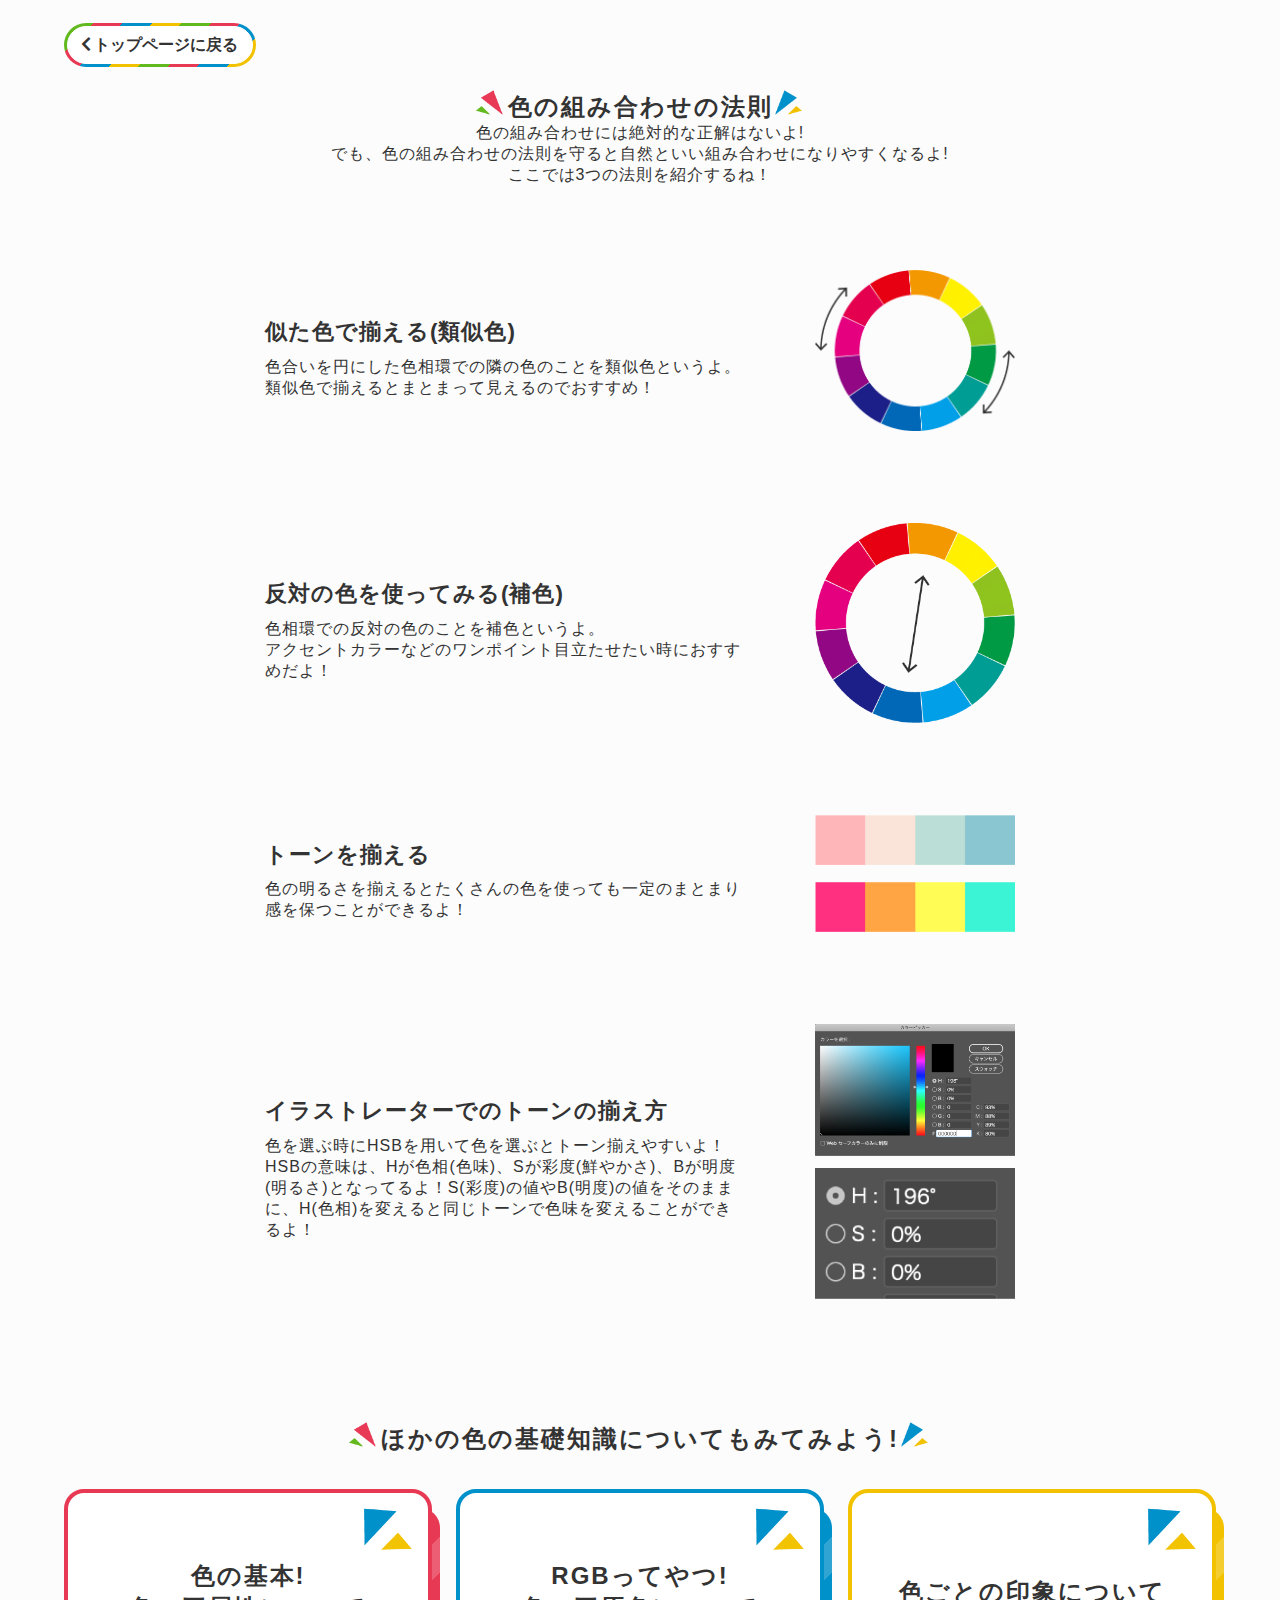
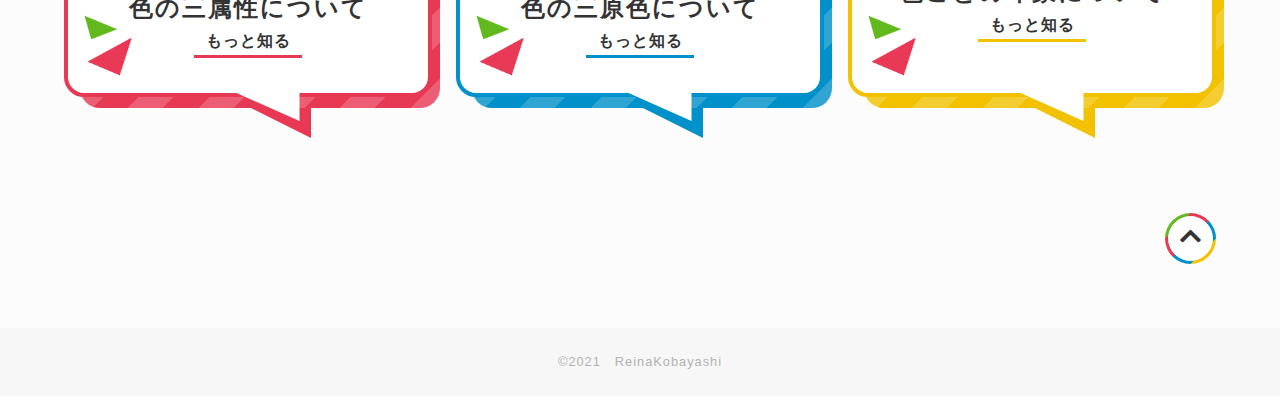
<file: kiso1.html>
<!DOCTYPE html>
<html lang="ja">

<head>
    <meta charset="UTF-8">
    <title>配色のセオリーについて</title>
    <meta name="viewport" content="width=device-width, initial-scale=1">
    <link rel="stylesheet" href="css/style.css">
    <link rel="stylesheet" href="css/sec1.css">
    <link rel="stylesheet" href="css/sec2.css">
    <link rel="stylesheet" href="css/sec3.css">
    <link rel="stylesheet" href="css/sec4.css">
    <link rel="stylesheet" href="css/kiso.css">
    <link rel="stylesheet" href="css/normalize.css">
    <link rel="stylesheet" href="css/sp.css">
    <link href="https://use.fontawesome.com/releases/v5.6.1/css/all.css" rel="stylesheet">

    <!--    ファビコンの設定-->
    <link rel="shortcut icon" href="img/favicon.ico">

</head>

<body>
    <!--トップに戻る-->
    <div id="top" class="kiso_all">
        <div class="back">
            <a class="stripe" href="index.html"><i class="fas fa-chevron-left"></i>トップページに戻る</a>
        </div>

        <div class="kiji_all">
            <div class="kiji_head">
                <h2 class="title_deco">色の組み合わせの法則</h2>
                <p>色の組み合わせには絶対的な正解はないよ!<br>でも、色の組み合わせの法則を守ると自然といい組み合わせになりやすくなるよ!<br>ここでは3つの法則を紹介するね！</p>
            </div>
            <div class="kiji">
                <div class="kiji_text">

                    <p class="point_text_head">似た色で揃える(類似色)</p>
                    <p>色合いを円にした色相環での隣の色のことを類似色というよ。<br>類似色で揃えるとまとまって見えるのでおすすめ！</p>
                </div>
                <div class="kiji_img">
                    <img src="/img/kiso1_1.png">
                </div>
            </div>


            <div class="kiji">
                <div class="kiji_text">

                    <p class="point_text_head">反対の色を使ってみる(補色)</p>
                    <p>色相環での反対の色のことを補色というよ。<br>
                        アクセントカラーなどのワンポイント目立たせたい時におすすめだよ！</p>
                </div>
                <div class="kiji_img">
                    <img src="/img/kiso1_2.png">
                </div>
            </div>

            <div class="kiji">
                <div class="kiji_text">
                    <p class="point_text_head">トーンを揃える</p>
                    <p>色の明るさを揃えるとたくさんの色を使っても一定のまとまり感を保つことができるよ！</p>
                </div>
                <div class="kiji_img">
                    <img src="/img/kiso1_3.png">
                </div>
            </div>

            <div class="kiji">
                <div class="kiji_text">
                    <p class="point_text_head">イラストレーターでのトーンの揃え方</p>
                    <p>色を選ぶ時にHSBを用いて色を選ぶとトーン揃えやすいよ！HSBの意味は、Hが色相(色味)、Sが彩度(鮮やかさ)、Bが明度(明るさ)となってるよ！S(彩度)の値やB(明度)の値をそのままに、H(色相)を変えると同じトーンで色味を変えることができるよ！
                    </p>
                </div>
                <div class="kiji_img">
                    <img src="/img/kiso1_4.png">
                    <img src="/img/kiso1_5.png">
                </div>
            </div>


        </div>
        <div class="kiji_other">
            <h2 class="title_deco">ほかの色の基礎知識についてもみてみよう!</h2>
            <div class="other_all">
                <div class="other_rotate">
                    <div class="other_child kiso_red">
                        <a href="kiso2.html">
                            <img class="kiso_deco1 kiso_deco_small" src="img/headkiso1.png">
                            <img class="kiso_deco2 kiso_deco_small" src="img/headkiso2.png">
                            <div class="kiso_text other_text">
                                <h2>色の基本!<br>色の三属性について</h2>
                                <p>もっと知る</p>
                            </div>
                        </a>
                        <div class="other_back kiso_back_red">
                        </div>
                        <div class="other_sankaku sankaku_red">
                        </div>
                    </div>
                </div>

                <div class="other_rotate">
                    <div class="other_child kiso_blue">
                        <a href="kiso3.html">
                            <img class="kiso_deco1 kiso_deco_small" src="img/headkiso1.png">
                            <img class="kiso_deco2 kiso_deco_small" src="img/headkiso2.png">
                            <div class="kiso_text other_text">
                                <h2>RGBってやつ!<br>色の三原色について</h2>
                                <p>もっと知る</p>
                            </div>
                        </a>
                        <div class="other_back kiso_back_blue">
                        </div>
                        <div class="other_sankaku sankaku_blue">
                        </div>
                    </div>
                </div>

                <div class="other_rotate">
                    <div class="other_child kiso_yellow">
                        <a href="kiso4.html">
                            <img class="kiso_deco1 kiso_deco_small" src="img/headkiso1.png">
                            <img class="kiso_deco2 kiso_deco_small" src="img/headkiso2.png">
                            <div class="kiso_text other_text">
                                <h2>色ごとの印象について</h2>
                                <p>もっと知る</p>
                            </div>
                        </a>
                        <div class="other_back kiso_back_yellow">
                        </div>
                        <div class="other_sankaku sankaku_yellow">
                        </div>
                    </div>
                </div>
            </div>

        </div>


        <div class="totop">
            <a class="totop_stripe" href="#top"><i class="fas fa-chevron-up"></i></a>
        </div>
    </div>

    <!--フッター-->
    <footer>
        <p>&copy;2021　ReinaKobayashi</p>
        <!-- <a　target="_blank" href="https://docs.google.com/document/d/1VmCjKHGXIokBRoV8ZQXPOjoEQh5HziQGVKI1Da8z1mY/edit?usp=sharing">利用規約とプライバシーポリシー</a>-->
    </footer>
</body></html>
</file>
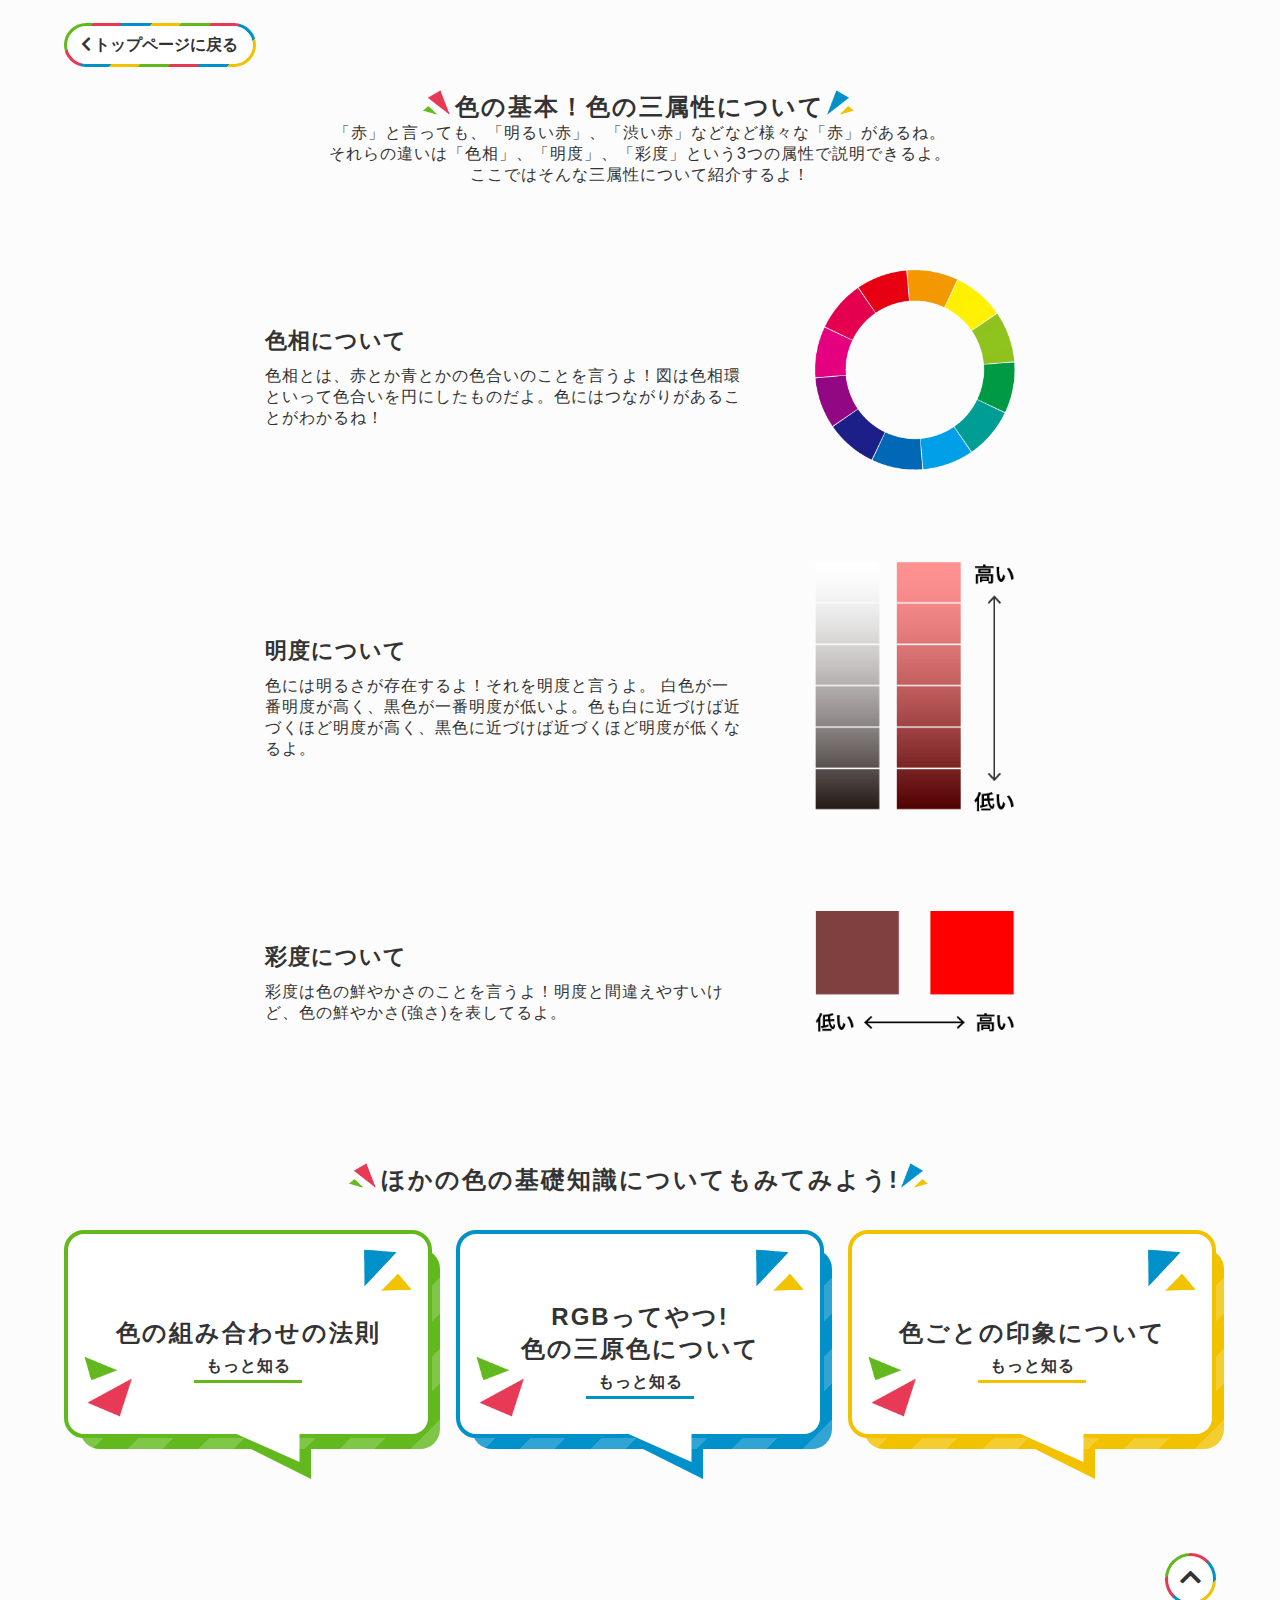
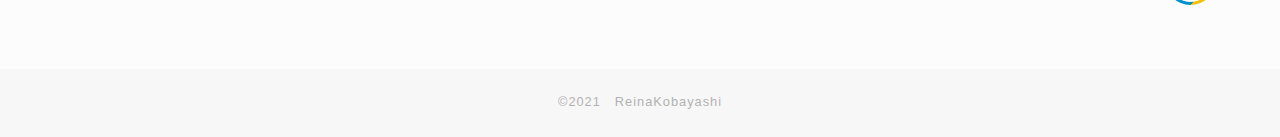
<file: kiso2.html>
<!DOCTYPE html>
<html lang="ja">

<head>
    <meta charset="UTF-8">
    <title>色の基本！色の三属性について</title>
    <meta name="viewport" content="width=device-width, initial-scale=1">
    <link rel="stylesheet" href="css/style.css">
    <link rel="stylesheet" href="css/sec1.css">
    <link rel="stylesheet" href="css/sec2.css">
    <link rel="stylesheet" href="css/sec3.css">
    <link rel="stylesheet" href="css/sec4.css">
    <link rel="stylesheet" href="css/kiso.css">
    <link rel="stylesheet" href="css/normalize.css">
    <link rel="stylesheet" href="css/sp.css">
    <link href="https://use.fontawesome.com/releases/v5.6.1/css/all.css" rel="stylesheet">

    <!--    ファビコンの設定-->
    <link rel="shortcut icon" href="img/favicon.ico">
</head>

<body>
    <!--トップに戻る-->
    <div id="top" class="kiso_all">
        <div class="back">
            <a class="stripe" href="index.html"><i class="fas fa-chevron-left"></i>トップページに戻る</a>
        </div>

        <div class="kiji_all">
            <div class="kiji_head">
                <h2 class="title_deco">色の基本！色の三属性について</h2>
                <p>「赤」と言っても、「明るい赤」、「渋い赤」などなど様々な「赤」があるね。<br>それらの違いは「色相」、「明度」、「彩度」という3つの属性で説明できるよ。<br>ここではそんな三属性について紹介するよ！</p>
            </div>
            <div class="kiji">
                <div class="kiji_text">

                    <p class="point_text_head">色相について</p>
                    <p>色相とは、赤とか青とかの色合いのことを言うよ！図は色相環といって色合いを円にしたものだよ。色にはつながりがあることがわかるね！</p>
                </div>
                <div class="kiji_img">
                    <img src="/img/kiso2_1.png">
                </div>
            </div>


            <div class="kiji">
                <div class="kiji_text">

                    <p class="point_text_head">明度について</p>
                    <p>色には明るさが存在するよ！それを明度と言うよ。
                        白色が一番明度が高く、黒色が一番明度が低いよ。色も白に近づけば近づくほど明度が高く、黒色に近づけば近づくほど明度が低くなるよ。</p>
                </div>
                <div class="kiji_img">
                    <img src="/img/kiso2_2.png">
                </div>
            </div>

            <div class="kiji">
                <div class="kiji_text">
                    <p class="point_text_head">彩度について</p>
                    <p>彩度は色の鮮やかさのことを言うよ！明度と間違えやすいけど、色の鮮やかさ(強さ)を表してるよ。
                    </p>
                </div>
                <div class="kiji_img">
                    <img src="/img/kiso2_3.png">
                </div>
            </div>



        </div>
        <div class="kiji_other">
            <h2 class="title_deco">ほかの色の基礎知識についてもみてみよう!</h2>
            <div class="other_all">

                <div class="other_rotate">
                    <div class="other_child">
                        <a href="kiso1.html">
                            <img class="kiso_deco1 kiso_deco_small" src="img/headkiso1.png">
                            <img class="kiso_deco2 kiso_deco_small" src="img/headkiso2.png">
                            <div class="kiso_text other_text">
                                <h2>色の組み合わせの法則</h2>
                                <p>もっと知る</p>
                            </div>
                        </a>
                        <div class="other_back">
                        </div>
                        <div class="other_sankaku">
                        </div>
                    </div>
                </div>

                <div class="other_rotate">
                    <div class="other_child kiso_blue">
                        <a href="kiso3.html">
                            <img class="kiso_deco1 kiso_deco_small" src="img/headkiso1.png">
                            <img class="kiso_deco2 kiso_deco_small" src="img/headkiso2.png">
                            <div class="kiso_text other_text">
                                <h2>RGBってやつ!<br>色の三原色について</h2>
                                <p>もっと知る</p>
                            </div>
                        </a>
                        <div class="other_back kiso_back_blue">
                        </div>
                        <div class="other_sankaku sankaku_blue">
                        </div>
                    </div>
                </div>

                <div class="other_rotate">
                    <div class="other_child kiso_yellow">
                        <a href="kiso4.html">
                            <img class="kiso_deco1 kiso_deco_small" src="img/headkiso1.png">
                            <img class="kiso_deco2 kiso_deco_small" src="img/headkiso2.png">
                            <div class="kiso_text other_text">
                                <h2>色ごとの印象について</h2>
                                <p>もっと知る</p>
                            </div>
                        </a>
                        <div class="other_back kiso_back_yellow">
                        </div>
                        <div class="other_sankaku sankaku_yellow">
                        </div>
                    </div>
                </div>

            </div>
        </div>


        <div class="totop">
            <a class="totop_stripe" href="#top"><i class="fas fa-chevron-up"></i></a>
        </div>
    </div>

    <!--フッター-->
    <footer>
        <p>&copy;2021　ReinaKobayashi</p>
        <!-- <a　target="_blank" href="https://docs.google.com/document/d/1VmCjKHGXIokBRoV8ZQXPOjoEQh5HziQGVKI1Da8z1mY/edit?usp=sharing">利用規約とプライバシーポリシー</a>-->
    </footer>
</body></html>
</file>
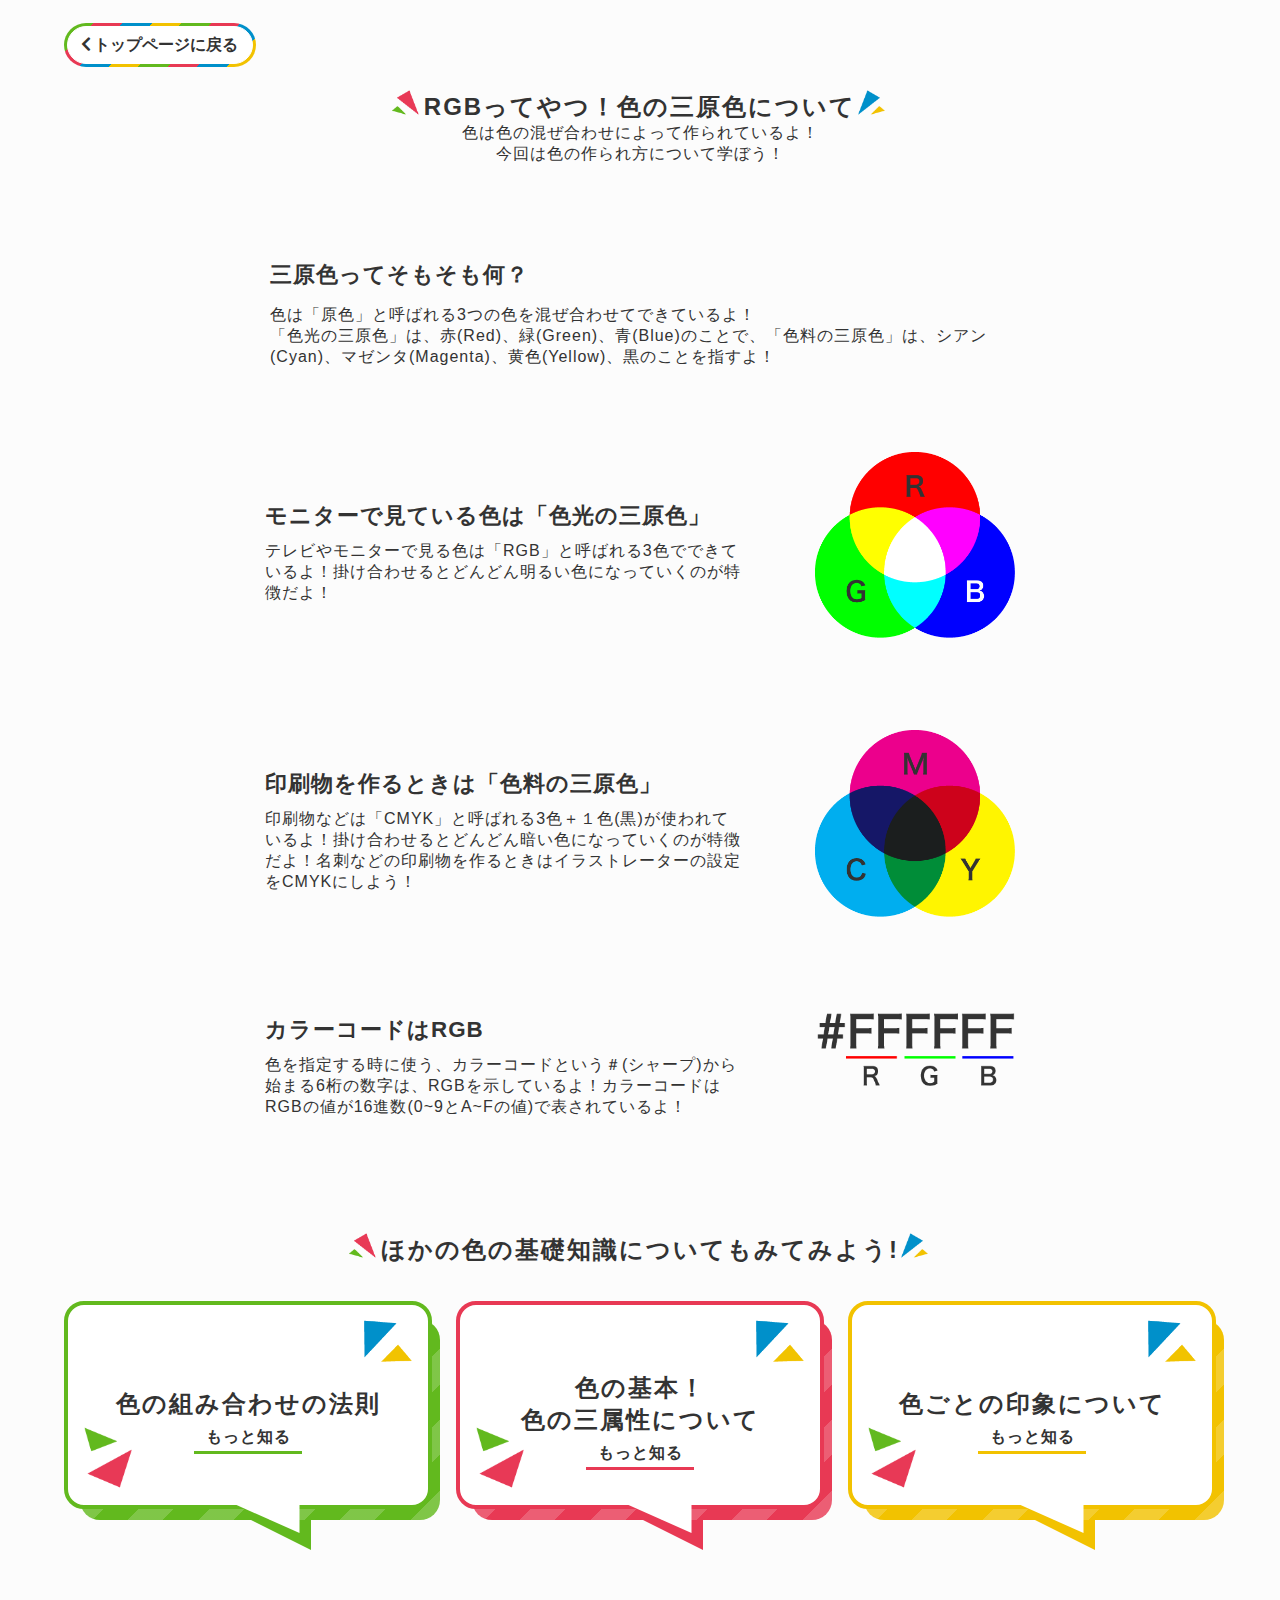
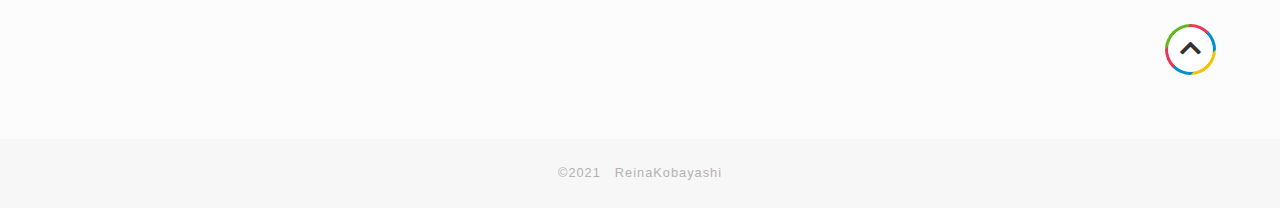
<file: kiso3.html>
<!DOCTYPE html>
<html lang="ja">

<head>
    <meta charset="UTF-8">
    <title>RGBってやつ！色の三原色について</title>
    <meta name="viewport" content="width=device-width, initial-scale=1">
    <link rel="stylesheet" href="css/style.css">
    <link rel="stylesheet" href="css/sec1.css">
    <link rel="stylesheet" href="css/sec2.css">
    <link rel="stylesheet" href="css/sec3.css">
    <link rel="stylesheet" href="css/sec4.css">
    <link rel="stylesheet" href="css/kiso.css">
    <link rel="stylesheet" href="css/normalize.css">
    <link rel="stylesheet" href="css/sp.css">
    <link href="https://use.fontawesome.com/releases/v5.6.1/css/all.css" rel="stylesheet">

    <!--    ファビコンの設定-->
    <link rel="shortcut icon" href="img/favicon.ico">
</head>

<body>
    <!--トップに戻る-->
    <div id="top" class="kiso_all">
        <div class="back">
            <a class="stripe" href="index.html"><i class="fas fa-chevron-left"></i>トップページに戻る</a>
        </div>

        <div class="kiji_all">
            <div class="kiji_head">
                <h2 class="title_deco">RGBってやつ！色の三原色について</h2>
                <p>色は色の混ぜ合わせによって作られているよ！<br>今回は色の作られ方について学ぼう！</p>
            </div>
            <div class="kiji">
                <div class="kiji_text kiji_text_only">

                    <p class="point_text_head">三原色ってそもそも何？</p>
                    <p>色は「原色」と呼ばれる3つの色を混ぜ合わせてできているよ！<br>「色光の三原色」は、赤(Red)、緑(Green)、青(Blue)のことで、「色料の三原色」は、シアン(Cyan)、マゼンタ(Magenta)、黄色(Yellow)、黒のことを指すよ！</p>
                </div>
            </div>


            <div class="kiji">
                <div class="kiji_text">

                    <p class="point_text_head">モニターで見ている色は「色光の三原色」</p>
                    <p>テレビやモニターで見る色は「RGB」と呼ばれる3色でできているよ！掛け合わせるとどんどん明るい色になっていくのが特徴だよ！</p>
                </div>
                <div class="kiji_img">
                    <img src="/img/kiso3_1.png">
                </div>
            </div>

            <div class="kiji">
                <div class="kiji_text">
                    <p class="point_text_head">印刷物を作るときは「色料の三原色」</p>
                    <p>印刷物などは「CMYK」と呼ばれる3色＋１色(黒)が使われているよ！掛け合わせるとどんどん暗い色になっていくのが特徴だよ！名刺などの印刷物を作るときはイラストレーターの設定をCMYKにしよう！

                    </p>
                </div>
                <div class="kiji_img">
                    <img src="/img/kiso3_2.png">
                </div>
            </div>

            <div class="kiji">
                <div class="kiji_text">
                    <p class="point_text_head">カラーコードはRGB</p>
                    <p>色を指定する時に使う、カラーコードという＃(シャープ)から始まる6桁の数字は、RGBを示しているよ！カラーコードはRGBの値が16進数(0~9とA~Fの値)で表されているよ！</p>
                </div>
                <div class="kiji_img">
                    <img src="/img/kiso3_3.png">
                </div>
            </div>



        </div>
        <div class="kiji_other">
            <h2 class="title_deco">ほかの色の基礎知識についてもみてみよう!</h2>
            <div class="other_all">

                <div class="other_rotate">
                    <div class="other_child">
                        <a href="kiso1.html">
                            <img class="kiso_deco1 kiso_deco_small" src="img/headkiso1.png">
                            <img class="kiso_deco2 kiso_deco_small" src="img/headkiso2.png">
                            <div class="kiso_text other_text">
                                <h2>色の組み合わせの法則</h2>
                                <p>もっと知る</p>
                            </div>
                        </a>
                        <div class="other_back">
                        </div>
                        <div class="other_sankaku">
                        </div>
                    </div>
                </div>

                <div class="other_rotate">
                    <div class="other_child kiso_red">
                        <a href="kiso2.html">
                            <img class="kiso_deco1 kiso_deco_small" src="img/headkiso1.png">
                            <img class="kiso_deco2 kiso_deco_small" src="img/headkiso2.png">
                            <div class="kiso_text other_text">
                                <h2>色の基本！<br>色の三属性について</h2>
                                <p>もっと知る</p>
                            </div>
                        </a>
                        <div class="other_back kiso_back_red">
                        </div>
                        <div class="other_sankaku sankaku_red">
                        </div>
                    </div>
                </div>

                <div class="other_rotate">
                    <div class="other_child kiso_yellow">
                        <a href="kiso4.html">
                            <img class="kiso_deco1 kiso_deco_small" src="img/headkiso1.png">
                            <img class="kiso_deco2 kiso_deco_small" src="img/headkiso2.png">
                            <div class="kiso_text other_text">
                                <h2>色ごとの印象について</h2>
                                <p>もっと知る</p>
                            </div>
                        </a>
                        <div class="other_back kiso_back_yellow">
                        </div>
                        <div class="other_sankaku sankaku_yellow">
                        </div>
                    </div>
                </div>

            </div>
        </div>


        <div class="totop">
            <a class="totop_stripe" href="#top"><i class="fas fa-chevron-up"></i></a>
        </div>
    </div>

    <!--フッター-->
    <footer>
        <p>&copy;2021　ReinaKobayashi</p>
        <!-- <a　target="_blank" href="https://docs.google.com/document/d/1VmCjKHGXIokBRoV8ZQXPOjoEQh5HziQGVKI1Da8z1mY/edit?usp=sharing">利用規約とプライバシーポリシー</a>-->
    </footer>
</body></html>
</file>
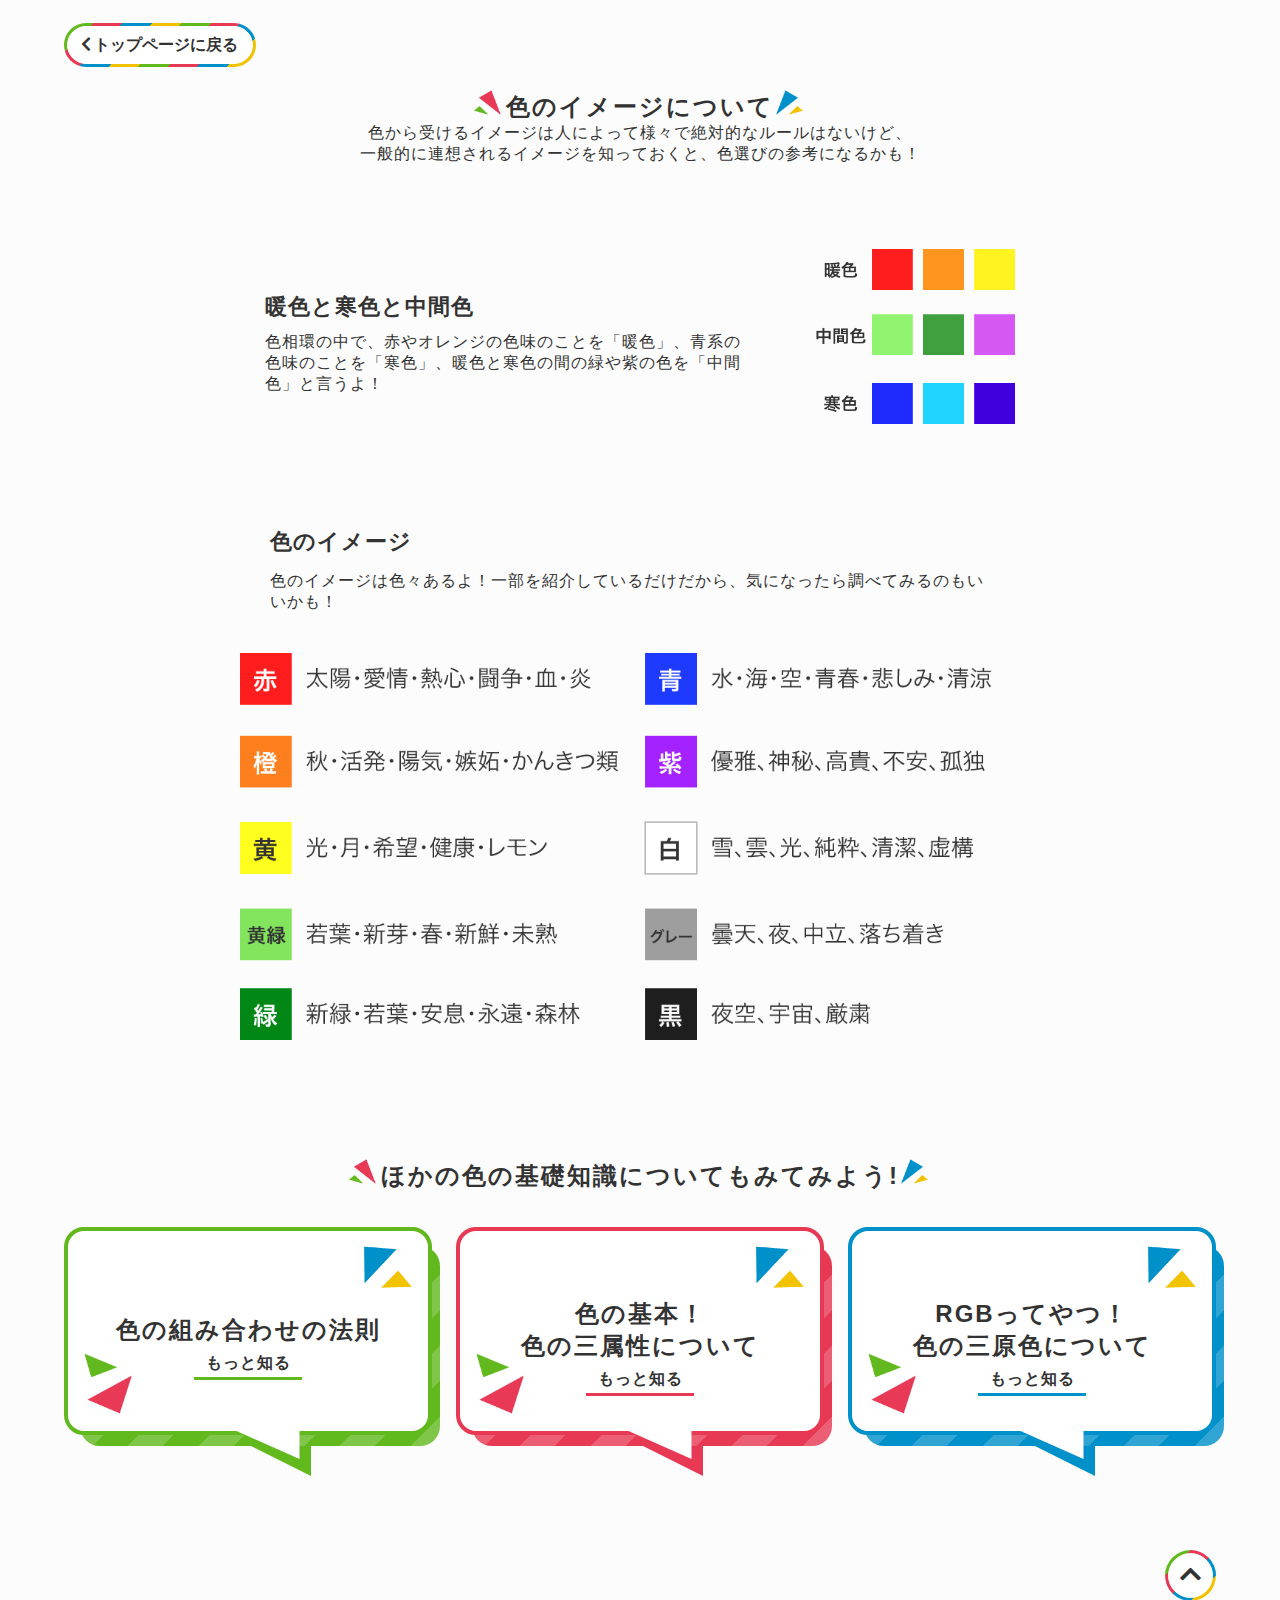
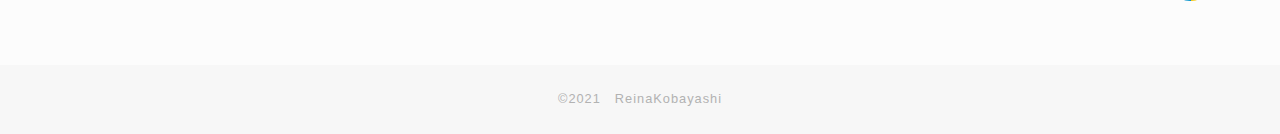
<file: kiso4.html>
<!DOCTYPE html>
<html lang="ja">

<head>
    <meta charset="UTF-8">
    <title>色のイメージついて</title>
    <meta name="viewport" content="width=device-width, initial-scale=1">
    <link rel="stylesheet" href="css/style.css">
    <link rel="stylesheet" href="css/sec1.css">
    <link rel="stylesheet" href="css/sec2.css">
    <link rel="stylesheet" href="css/sec3.css">
    <link rel="stylesheet" href="css/sec4.css">
    <link rel="stylesheet" href="css/kiso.css">
    <link rel="stylesheet" href="css/colorimage.css">
    <link rel="stylesheet" href="css/normalize.css">
    <link rel="stylesheet" href="css/sp.css">
    <link href="https://use.fontawesome.com/releases/v5.6.1/css/all.css" rel="stylesheet">

    <!--    ファビコンの設定-->
    <link rel="shortcut icon" href="img/favicon.ico">
</head>

<body>
    <!--トップに戻る-->
    <div id="top" class="kiso_all">
        <div class="back">
            <a class="stripe" href="index.html"><i class="fas fa-chevron-left"></i>トップページに戻る</a>
        </div>

        <div class="kiji_all">
            <div class="kiji_head">
                <h2 class="title_deco">色のイメージについて</h2>
                <p>色から受けるイメージは人によって様々で絶対的なルールはないけど、<br>一般的に連想されるイメージを知っておくと、色選びの参考になるかも！</p>
            </div>


            <div class="kiji">
                <div class="kiji_text">

                    <p class="point_text_head">暖色と寒色と中間色</p>
                    <p>色相環の中で、赤やオレンジの色味のことを「暖色」、青系の色味のことを「寒色」、暖色と寒色の間の緑や紫の色を「中間色」と言うよ！</p>
                </div>
                <div class="kiji_img">
                    <img src="/img/kiso4_1.png">
                </div>
            </div>

            <div class="kiji">
                <div class="kiji_text kiji_text_only">
                    <p class="point_text_head">色のイメージ</p>
                    <p>色のイメージは色々あるよ！一部を紹介しているだけだから、気になったら調べてみるのもいいかも！
                    </p>
                </div>
            </div>
            <div class="color_image">
                <img src="/img/kiso4_2.png">
                <!--
               時間がないので画像にする；；
                <ul>
                    <li>
                       <div class="color_name image_red">
                        <p>赤</p>
                        </div>
                        <p>太陽・愛情・熱心・闘争・血・炎</p>
                    </li>
                    <li>
                        <p class="color_name">赤</p>
                        <p>太陽・愛情・熱心・闘争・血・炎</p>
                    </li>
                    <li>
                        <p class="color_name">赤</p>
                        <p>太陽・愛情・熱心・闘争・血・炎</p>
                    </li>
                </ul>
-->
            </div>






        </div>
        <div class="kiji_other">
            <h2 class="title_deco">ほかの色の基礎知識についてもみてみよう!</h2>
            <div class="other_all">

                <div class="other_rotate">
                    <div class="other_child">
                        <a href="kiso1.html">
                            <img class="kiso_deco1 kiso_deco_small" src="img/headkiso1.png">
                            <img class="kiso_deco2 kiso_deco_small" src="img/headkiso2.png">
                            <div class="kiso_text other_text">
                                <h2>色の組み合わせの法則</h2>
                                <p>もっと知る</p>
                            </div>
                        </a>
                        <div class="other_back">
                        </div>
                        <div class="other_sankaku">
                        </div>
                    </div>
                </div>

                <div class="other_rotate">
                    <div class="other_child kiso_red">
                        <a href="kiso2.html">
                            <img class="kiso_deco1 kiso_deco_small" src="img/headkiso1.png">
                            <img class="kiso_deco2 kiso_deco_small" src="img/headkiso2.png">
                            <div class="kiso_text other_text">
                                <h2>色の基本！<br>色の三属性について</h2>
                                <p>もっと知る</p>
                            </div>
                        </a>
                        <div class="other_back kiso_back_red">
                        </div>
                        <div class="other_sankaku sankaku_red">
                        </div>
                    </div>
                </div>

                <div class="other_rotate">
                    <div class="other_child kiso_blue">
                        <a href="kiso3.html">
                            <img class="kiso_deco1 kiso_deco_small" src="img/headkiso1.png">
                            <img class="kiso_deco2 kiso_deco_small" src="img/headkiso2.png">
                            <div class="kiso_text other_text">
                                <h2>RGBってやつ！<br>色の三原色について</h2>
                                <p>もっと知る</p>
                            </div>
                        </a>
                        <div class="other_back kiso_back_blue">
                        </div>
                        <div class="other_sankaku sankaku_blue">
                        </div>
                    </div>
                </div>

            </div>
        </div>


        <div class="totop">
            <a class="totop_stripe" href="#top"><i class="fas fa-chevron-up"></i></a>
        </div>
    </div>

    <!--フッター-->
    <footer>
        <p>&copy;2021　ReinaKobayashi</p>
        <!-- <a　target="_blank" href="https://docs.google.com/document/d/1VmCjKHGXIokBRoV8ZQXPOjoEQh5HziQGVKI1Da8z1mY/edit?usp=sharing">利用規約とプライバシーポリシー</a>-->
    </footer>
</body></html>
</file>
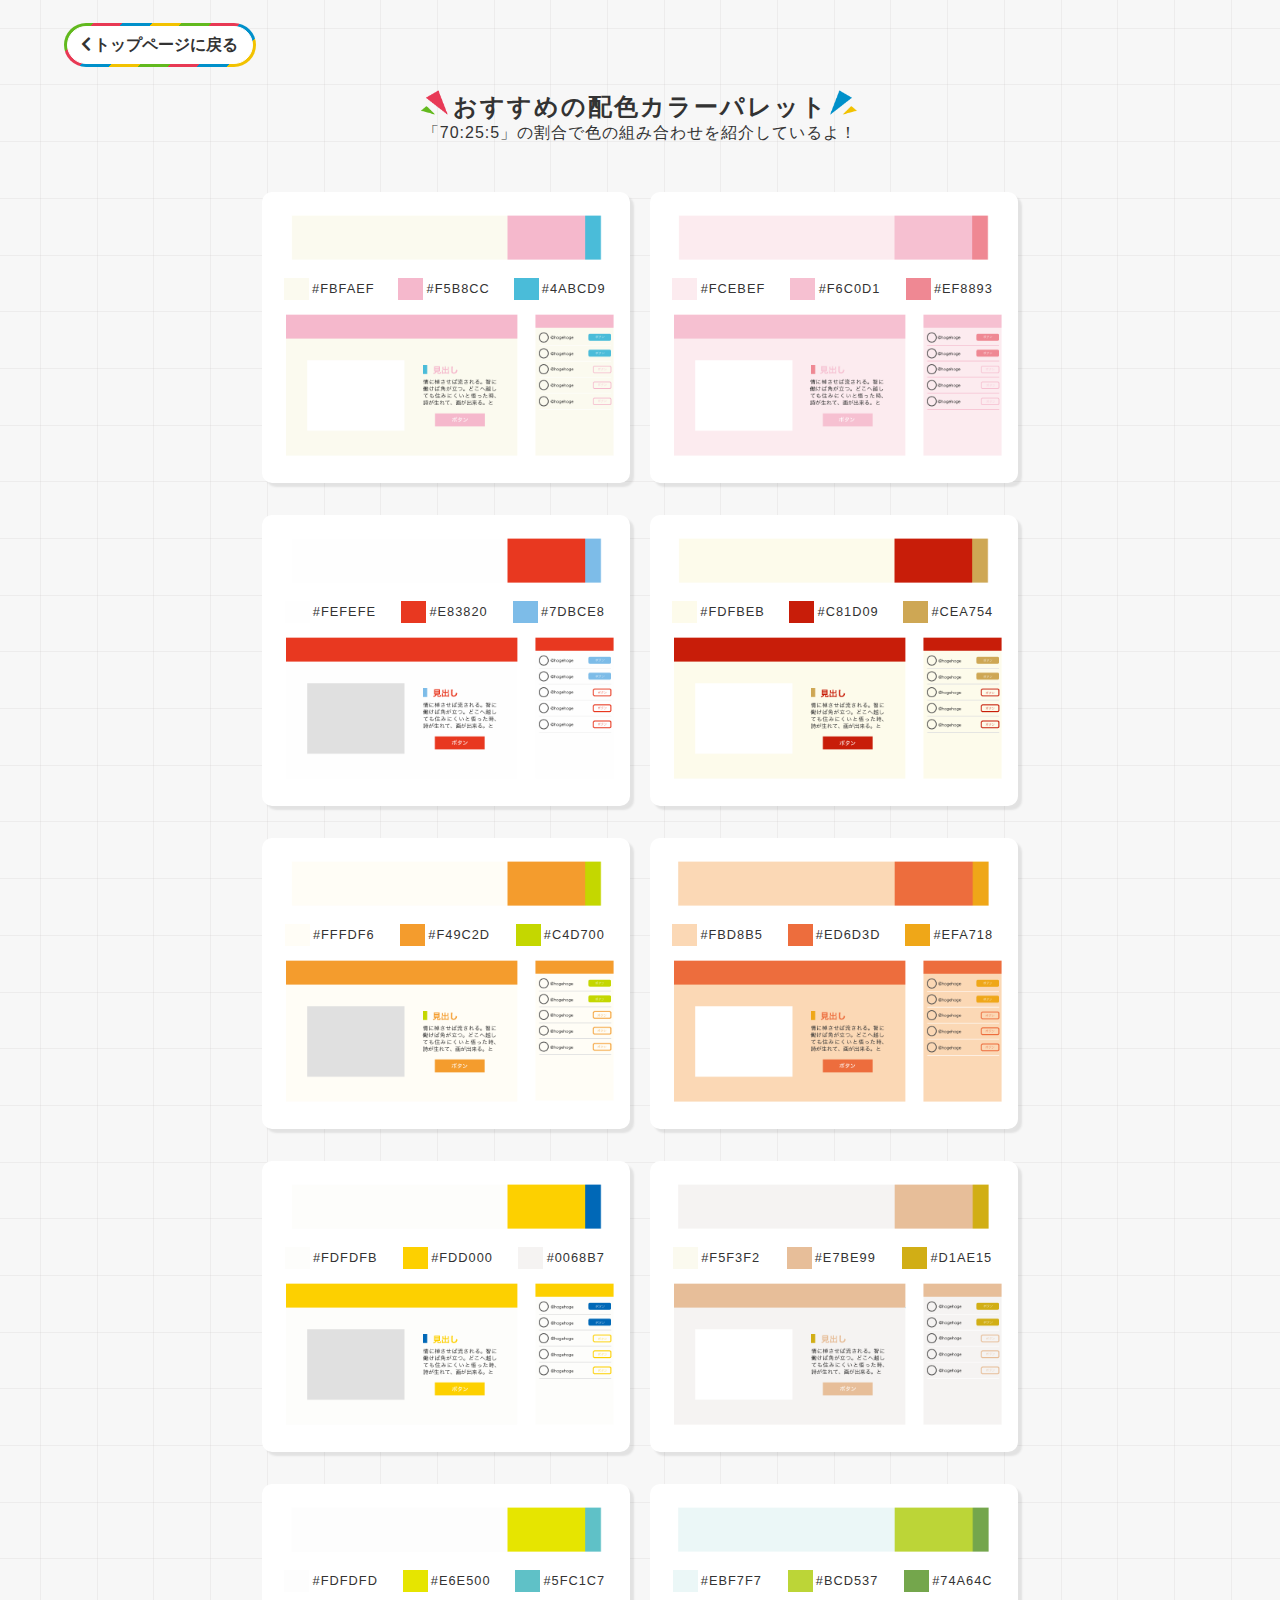
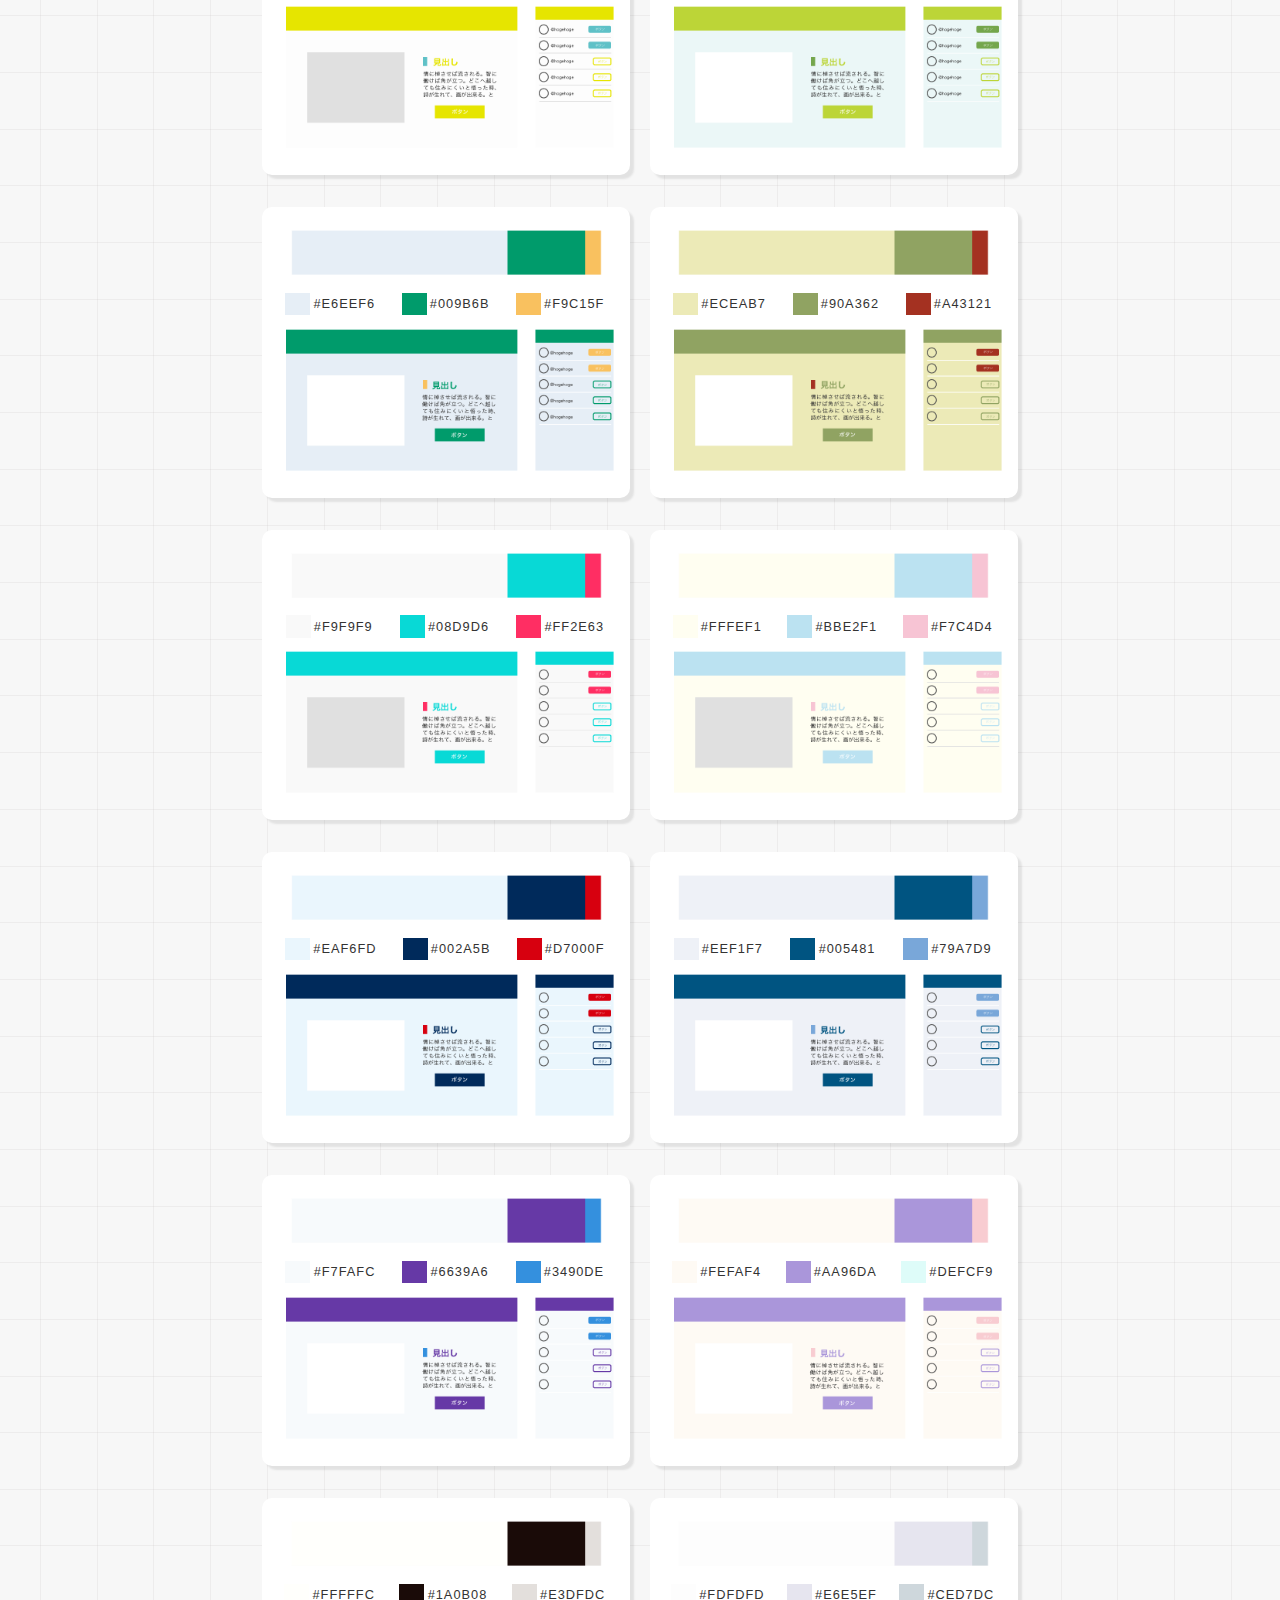
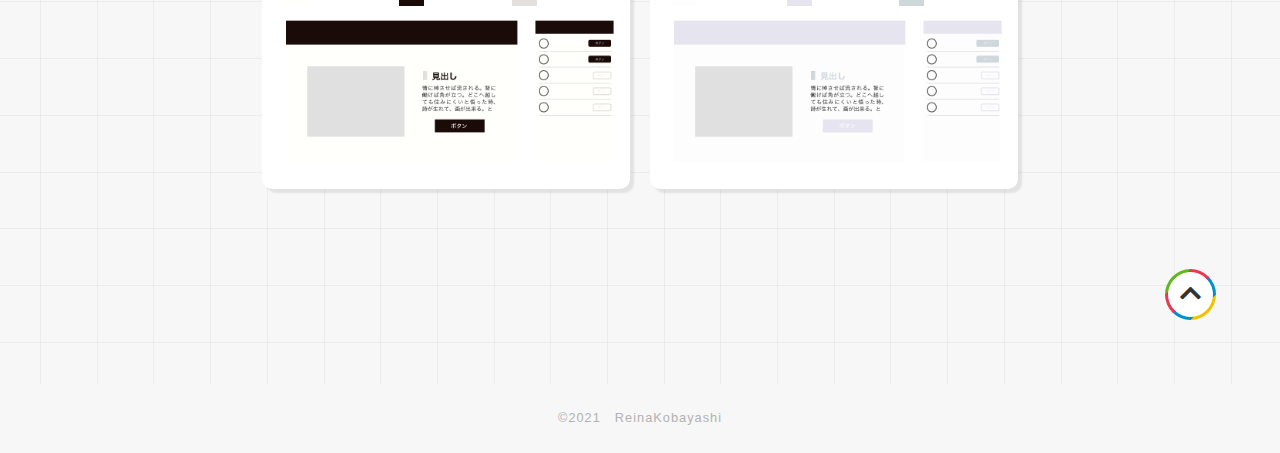
<file: palette.html>
<!DOCTYPE html>
<html lang="ja">

<head>
    <meta charset="UTF-8">
    <title>おすすめのカラーパレット</title>
    <meta name="viewport" content="width=device-width, initial-scale=1">
    <link rel="stylesheet" href="css/style.css">
    <link rel="stylesheet" href="css/sec1.css">
    <link rel="stylesheet" href="css/sec2.css">
    <link rel="stylesheet" href="css/sec3.css">
    <link rel="stylesheet" href="css/sec4.css">
    <link rel="stylesheet" href="css/kiso.css">
    <link rel="stylesheet" href="css/colorimage.css">
    <link rel="stylesheet" href="css/palette.css">
    <link rel="stylesheet" href="css/normalize.css">
    <link rel="stylesheet" href="css/sp.css">
    <link href="https://use.fontawesome.com/releases/v5.6.1/css/all.css" rel="stylesheet">

    <!--    ファビコンの設定-->
    <link rel="shortcut icon" href="img/favicon.ico">
</head>

<body>
    <!--トップに戻る-->
    <div id="top" class="kiso_all">
        <div class="back">
            <a class="stripe" href="index.html"><i class="fas fa-chevron-left"></i>トップページに戻る</a>
        </div>

        <div class="template_all">
            <div class="kiji_head">
                <h2 class="title_deco">おすすめの配色カラーパレット</h2>
                <p>「70:25:5」の割合で色の組み合わせを紹介しているよ！</p>
            </div>

            <div class="palette_all">

                <div class="palette">
                    <div class="palette_top">
                        <img src="img/palette1_1.png">
                    </div>
                    <div class="palette_code">
                        <p class="code_1">#FBFAEF</p>
                        <p class="code_2">#F5B8CC</p>
                        <p class="code_3">#4ABCD9</p>
                    </div>
                    <div class="palette_template">
                        <div class="palette_template_chiled">
                            <img src="img/palette1_2.png">
                        </div>
                        <div class="palette_template_child">
                            <img src="img/palette1_3.png">
                        </div>
                    </div>

                </div>

                <div class="palette">
                    <div class="palette_top">
                        <img src="img/palette2_1.png">
                    </div>
                    <div class="palette_code">
                        <p class="code_4">#FCEBEF</p>
                        <p class="code_5">#F6C0D1</p>
                        <p class="code_6">#EF8893</p>
                    </div>
                    <div class="palette_template">
                        <div class="palette_template_chiled">
                            <img src="img/palette2_2.png">
                        </div>
                        <div class="palette_template_child">
                            <img src="img/palette2_3.png">
                        </div>
                    </div>

                </div>


                <div class="palette">
                    <div class="palette_top">
                        <img src="img/palette3_1.png">
                    </div>
                    <div class="palette_code">
                        <p class="code_7">#FEFEFE</p>
                        <p class="code_8">#E83820</p>
                        <p class="code_9">#7DBCE8</p>
                    </div>
                    <div class="palette_template">
                        <div class="palette_template_chiled">
                            <img src="img/palette3_2.png">
                        </div>
                        <div class="palette_template_child">
                            <img src="img/palette3_3.png">
                        </div>
                    </div>

                </div>

                <div class="palette">
                    <div class="palette_top">
                        <img src="img/palette4_1.png">
                    </div>
                    <div class="palette_code">
                        <p class="code_10">#FDFBEB</p>
                        <p class="code_11">#C81D09</p>
                        <p class="code_12">#CEA754</p>
                    </div>
                    <div class="palette_template">
                        <div class="palette_template_chiled">
                            <img src="img/palette4_2.png">
                        </div>
                        <div class="palette_template_child">
                            <img src="img/palette4_3.png">
                        </div>
                    </div>

                </div>

                <div class="palette">
                    <div class="palette_top">
                        <img src="img/palette5_1.png">
                    </div>
                    <div class="palette_code">
                        <p class="code_13">#FFFDF6</p>
                        <p class="code_14">#F49C2D</p>
                        <p class="code_15">#C4D700</p>
                    </div>
                    <div class="palette_template">
                        <div class="palette_template_chiled">
                            <img src="img/palette5_2.png">
                        </div>
                        <div class="palette_template_child">
                            <img src="img/palette5_3.png">
                        </div>
                    </div>

                </div>

                <div class="palette">
                    <div class="palette_top">
                        <img src="img/palette6_1.png">
                    </div>
                    <div class="palette_code">
                        <p class="code_16">#FBD8B5</p>
                        <p class="code_17">#ED6D3D</p>
                        <p class="code_18">#EFA718</p>
                    </div>
                    <div class="palette_template">
                        <div class="palette_template_chiled">
                            <img src="img/palette6_2.png">
                        </div>
                        <div class="palette_template_child">
                            <img src="img/palette6_3.png">
                        </div>
                    </div>

                </div>

                <div class="palette">
                    <div class="palette_top">
                        <img src="img/palette7_1.png">
                    </div>
                    <div class="palette_code">
                        <p class="code_19">#FDFDFB</p>
                        <p class="code_20">#FDD000</p>
                        <p class="code_21">#0068B7</p>
                    </div>
                    <div class="palette_template">
                        <div class="palette_template_chiled">
                            <img src="img/palette7_2.png">
                        </div>
                        <div class="palette_template_child">
                            <img src="img/palette7_3.png">
                        </div>
                    </div>

                </div>

                <div class="palette">
                    <div class="palette_top">
                        <img src="img/palette8_1.png">
                    </div>
                    <div class="palette_code">
                        <p class="code_22">#F5F3F2</p>
                        <p class="code_23">#E7BE99</p>
                        <p class="code_24">#D1AE15</p>
                    </div>
                    <div class="palette_template">
                        <div class="palette_template_chiled">
                            <img src="img/palette8_2.png">
                        </div>
                        <div class="palette_template_child">
                            <img src="img/palette8_3.png">
                        </div>
                    </div>

                </div>

                <div class="palette">
                    <div class="palette_top">
                        <img src="img/palette9_1.png">
                    </div>
                    <div class="palette_code">
                        <p class="code_25">#FDFDFD</p>
                        <p class="code_26">#E6E500</p>
                        <p class="code_27">#5FC1C7</p>
                    </div>
                    <div class="palette_template">
                        <div class="palette_template_chiled">
                            <img src="img/palette9_2.png">
                        </div>
                        <div class="palette_template_child">
                            <img src="img/palette9_3.png">
                        </div>
                    </div>

                </div>

                <div class="palette">
                    <div class="palette_top">
                        <img src="img/palette10_1.png">
                    </div>
                    <div class="palette_code">
                        <p class="code_28">#EBF7F7</p>
                        <p class="code_29">#BCD537</p>
                        <p class="code_30">#74A64C</p>
                    </div>
                    <div class="palette_template">
                        <div class="palette_template_chiled">
                            <img src="img/palette10_2.png">
                        </div>
                        <div class="palette_template_child">
                            <img src="img/palette10_3.png">
                        </div>
                    </div>

                </div>

                <div class="palette">
                    <div class="palette_top">
                        <img src="img/palette11_1.png">
                    </div>
                    <div class="palette_code">
                        <p class="code_31">#E6EEF6</p>
                        <p class="code_32">#009B6B</p>
                        <p class="code_33">#F9C15F</p>
                    </div>
                    <div class="palette_template">
                        <div class="palette_template_chiled">
                            <img src="img/palette11_2.png">
                        </div>
                        <div class="palette_template_child">
                            <img src="img/palette11_3.png">
                        </div>
                    </div>

                </div>

                <div class="palette">
                    <div class="palette_top">
                        <img src="img/palette12_1.png">
                    </div>
                    <div class="palette_code">
                        <p class="code_34">#ECEAB7</p>
                        <p class="code_35">#90A362</p>
                        <p class="code_36">#A43121</p>
                    </div>
                    <div class="palette_template">
                        <div class="palette_template_chiled">
                            <img src="img/palette12_2.png">
                        </div>
                        <div class="palette_template_child">
                            <img src="img/palette12_3.png">
                        </div>
                    </div>

                </div>

                <div class="palette">
                    <div class="palette_top">
                        <img src="img/palette13_1.png">
                    </div>
                    <div class="palette_code">
                        <p class="code_37">#F9F9F9</p>
                        <p class="code_38">#08D9D6</p>
                        <p class="code_39">#FF2E63</p>
                    </div>
                    <div class="palette_template">
                        <div class="palette_template_chiled">
                            <img src="img/palette13_2.png">
                        </div>
                        <div class="palette_template_child">
                            <img src="img/palette13_3.png">
                        </div>
                    </div>

                </div>

                <div class="palette">
                    <div class="palette_top">
                        <img src="img/palette14_1.png">
                    </div>
                    <div class="palette_code">
                        <p class="code_40">#FFFEF1</p>
                        <p class="code_41">#BBE2F1</p>
                        <p class="code_42">#F7C4D4</p>
                    </div>
                    <div class="palette_template">
                        <div class="palette_template_chiled">
                            <img src="img/palette14_2.png">
                        </div>
                        <div class="palette_template_child">
                            <img src="img/palette14_3.png">
                        </div>
                    </div>

                </div>

                <div class="palette">
                    <div class="palette_top">
                        <img src="img/palette15_1.png">
                    </div>
                    <div class="palette_code">
                        <p class="code_43">#EAF6FD</p>
                        <p class="code_44">#002A5B</p>
                        <p class="code_45">#D7000F</p>
                    </div>
                    <div class="palette_template">
                        <div class="palette_template_chiled">
                            <img src="img/palette15_2.png">
                        </div>
                        <div class="palette_template_child">
                            <img src="img/palette15_3.png">
                        </div>
                    </div>

                </div>

                <div class="palette">
                    <div class="palette_top">
                        <img src="img/palette16_1.png">
                    </div>
                    <div class="palette_code">
                        <p class="code_46">#EEF1F7</p>
                        <p class="code_47">#005481</p>
                        <p class="code_48">#79A7D9</p>
                    </div>
                    <div class="palette_template">
                        <div class="palette_template_chiled">
                            <img src="img/palette16_2.png">
                        </div>
                        <div class="palette_template_child">
                            <img src="img/palette16_3.png">
                        </div>
                    </div>

                </div>

                <div class="palette">
                    <div class="palette_top">
                        <img src="img/palette17_1.png">
                    </div>
                    <div class="palette_code">
                        <p class="code_49">#F7FAFC</p>
                        <p class="code_50">#6639A6</p>
                        <p class="code_51">#3490DE</p>
                    </div>
                    <div class="palette_template">
                        <div class="palette_template_chiled">
                            <img src="img/palette17_2.png">
                        </div>
                        <div class="palette_template_child">
                            <img src="img/palette17_3.png">
                        </div>
                    </div>

                </div>

                <div class="palette">
                    <div class="palette_top">
                        <img src="img/palette18_1.png">
                    </div>
                    <div class="palette_code">
                        <p class="code_52">#FEFAF4</p>
                        <p class="code_53">#AA96DA</p>
                        <p class="code_54">#DEFCF9</p>
                    </div>
                    <div class="palette_template">
                        <div class="palette_template_chiled">
                            <img src="img/palette18_2.png">
                        </div>
                        <div class="palette_template_child">
                            <img src="img/palette18_3.png">
                        </div>
                    </div>

                </div>

                <div class="palette">
                    <div class="palette_top">
                        <img src="img/palette19_1.png">
                    </div>
                    <div class="palette_code">
                        <p class="code_55">#FFFFFC</p>
                        <p class="code_56">#1A0B08</p>
                        <p class="code_57">#E3DFDC</p>
                    </div>
                    <div class="palette_template">
                        <div class="palette_template_chiled">
                            <img src="img/palette19_2.png">
                        </div>
                        <div class="palette_template_child">
                            <img src="img/palette19_3.png">
                        </div>
                    </div>

                </div>

                <div class="palette">
                    <div class="palette_top">
                        <img src="img/palette20_1.png">
                    </div>
                    <div class="palette_code">
                        <p class="code_58">#FDFDFD</p>
                        <p class="code_59">#E6E5EF</p>
                        <p class="code_60">#CED7DC</p>
                    </div>
                    <div class="palette_template">
                        <div class="palette_template_chiled">
                            <img src="img/palette20_2.png">
                        </div>
                        <div class="palette_template_child">
                            <img src="img/palette20_3.png">
                        </div>
                    </div>

                </div>

            </div>


        </div>





        <div class="totop">
            <a class="totop_stripe" href="#top"><i class="fas fa-chevron-up"></i></a>
        </div>
    </div>

    <footer>
        <p>&copy;2021　ReinaKobayashi</p>
        <!-- <a　target="_blank" href="https://docs.google.com/document/d/1VmCjKHGXIokBRoV8ZQXPOjoEQh5HziQGVKI1Da8z1mY/edit?usp=sharing">利用規約とプライバシーポリシー</a>-->
    </footer>

</body></html>
</file>
<file: css/style.css>
html {
    font-size: 16px;
}

body {
    color: #333;
    font-family: 'ヒラギノ角ゴシック', 'Hiragino Sans', YuGothic, 'Yu Gothic', sans-serif;
    width: 100vw;
    background-color: #fcfcfc;
}

/*ヘッダーのcss書くよ*/

header {
    width: 800px;
    margin: 0 auto;
    background-color: #fcfcfc;
}

h1 {
    letter-spacing: 2px;
}

h2 {
    letter-spacing: 2px;
}

p {
    letter-spacing: 1px;
}

.top_nav {
    list-style: none;
    display: flex;
    justify-content: space-between;
    padding: 10px 15px;
    background-image: linear-gradient(-45deg,
            #F2C200 6.25%, #F2C200 12.5%,
            #0090CA 12.5%, #0090CA 25%,
            #E83954 25%, #E83954 37.5%,
            #62B91E 37.5%, #62B91E 50%,
            #F2C200 50%, #F2C200 62.5%,
            #0090CA 62.5%, #0090CA 75%,
            #E83954 75%, #E83954 87.5%,
            #62B91E 87.5%, #62B91E 100%);
    border-radius: 50px;
    position: relative;
    margin: 3% 0 10% 0;
}

.top_nav:after {
    content: '';
    position: absolute;
    top: 3px;
    bottom: 3px;
    left: 3px;
    right: 3px;
    background-color: #fff;
    border-radius: 50px;
    z-index: 1;

}

.top_nav li {
    z-index: 3;
}

.top_nav a:hover {
    font-size: 1.1rem;
}

a {
    text-decoration: none;
    color: #333;
    font-weight: 600;
    z-index: 3;
    transition: 0.5s;
}

.header_title {}

.header_title h1 {
    font-size: 3rem;
}

.title1 {
    display: flex;
    align-items: flex-end;
}

.title1 h1 {
    margin-left: 10px;
}

.iro {
    width: 150px;
    height: auto;
}

.title2 {
    padding: 1% 0;
}

.title3 {
    line-height: 30px;
}

.nami {
    height: 40vh;
    width: auto;
    background-image: url(/img/header_nami1.png);
    background-repeat: no-repeat;
    background-size: cover;
}

/*セクションごとのタイトルの飾り*/
.title_deco:before {
    content: '';
    display: inline-block;
    width: 30px;
    height: 25px;
    margin: 0 2px;
    background-image: url(/img/head1.png);
    background-repeat: no-repeat;
    background-size: contain;
}

.title_deco:after {
    content: '';
    display: inline-block;
    width: 30px;
    height: 25px;
    margin: 0 2px;
    background-image: url(/img/head2.png);
    background-repeat: no-repeat;
    background-size: contain;
}
</file>
<file: css/sec1.css>
.sec1 {
    background-image: url(/img/background.png);
    padding-bottom: 4%;
}

.yohaku {
    padding: 0 0;
    width: 1080px;
    margin: 0 auto;
}

.sec1_title {
    text-align: center;
}

.title_3 {
    font-size: 2rem;
}

.sec1_point {
    position: relative;
    background: #fcfcfc;
    border-radius: 20px;
    padding: 3%;
    width: 80%;
    margin: 6% 0;
}

.sec1_point2 {
    margin: 6% 0 6% auto;
}

.number {
    position: absolute;
    left: 0px;
    top: -30px;
    width: 10%;
}

.number2 {
    left: auto;
    right: 0px;
}

.point_con {
    display: flex;
}

.point_text {
    width: 60%;
    padding-top: 2%;
    padding-right: 4%;
}

.point_text p {
    line-height: 28px;
}

.point_text_head {
    font-size: 1.4rem;
    font-weight: 600;
    margin: 2% 0;
}

.point_img {
    width: 40%;
    height: auto;
    object-fit: contain;
}

.point_img3 {
    width: 30%;
}

.point_text3 {
    padding-top: 8%;
}
</file>
<file: css/sec2.css>
.sec2 {
    text-align: center;
    padding: 3% 0;
    position: relative;
    background-color: #fff;
    margin-top: 0.9%;
}


.palette_text {
    margin: 0 auto;
    z-index: 2;
}

.palette_text h2 {
    margin-bottom: 2%;
}

.palette_text p {
    margin-bottom: 2%;
}


.stripe {
    position: relative;
    display: inline-block;
    padding:  1% 1.5%;
    background-image: linear-gradient(-45deg,
            #F2C200 6.25%, #F2C200 12.5%,
            #0090CA 12.5%, #0090CA 25%,
            #E83954 25%, #E83954 37.5%,
            #62B91E 37.5%, #62B91E 50%,
            #F2C200 50%, #F2C200 62.5%,
            #0090CA 62.5%, #0090CA 75%,
            #E83954 75%, #E83954 87.5%,
            #62B91E 87.5%, #62B91E 100%);
    border-radius: 50px;
    z-index: 1;
}

.stripe:after {
    content: '';
    position: absolute;
    top: 3px;
    bottom: 3px;
    left: 3px;
    right: 3px;
    background-color: #fff;
    border: 1px solid #fff;
    border-radius: 50px;
    z-index: -1;
}

.stripe a{
    display:block;
    z-index: 4;
    transition: 0.5s;
}

.stripe a:hover{
    font-size: 1.2rem;
}

.palette_text i {
    margin-left: 3px;
}



.white {
    content: '';
    position: absolute;
    top: -10px;
    left: 0px;
    bottom: -10px;
    right: 0px;
    background-image: linear-gradient(-45deg,
            #F2C200 6.25%, #F2C200 12.5%,
            #0090CA 12.5%, #0090CA 25%,
            #E83954 25%, #E83954 37.5%,
            #62B91E 37.5%, #62B91E 50%,
            #F2C200 50%, #F2C200 62.5%,
            #0090CA 62.5%, #0090CA 75%,
            #E83954 75%, #E83954 87.5%,
            #62B91E 87.5%, #62B91E 100%);
    z-index: -1;
}
</file>
<file: css/sec3.css>
.sec3 {
    padding-top: 8%;
}


.sec3_title {
    text-align: center;
}

.kiso_all {
    margin: 8% 0;
}

.sec3_kiso {
    position: relative;
    text-align: center;
    background: #fff;
    width: 480px;
    height: 280px;
    border-radius: 20px;
    border: 4px solid #62B91E;
    margin: -2% 0 -2% 0;
}

.kiso_rotate {
    width: 480px;
    height: 280px;
}

.kiso_rotate:hover {
    transform: rotate(-5deg);
}

.kiso_rotate_gyaku{
    width: 480px;
    height: 280px;
        margin: -2% 0 -2% auto;
    
}

.kiso_rotate_gyaku:hover {
    transform: rotate(5deg);
}


.sec3_kiso a {
    position: absolute;
    top: 0;
    left: 0;
    width: 100%;
    height: 100%;
}

.kiso_deco1 {
    position: absolute;
    bottom: 10px;
    left: 10px;
    width: 60px;
    height: auto;
}

.kiso_deco2 {
    position: absolute;
    top: 10px;
    right: 10px;
    width: 60px;
    height: auto;
}

.kiso_text {
    position: absolute;
    top: 58%;
    left: 50%;
    width: 100%;
    transform: translate(-50%, -50%);
}

.kiso_text p {
    padding-top: 7px;
    padding-bottom: 3px;
    width: 20%;
    margin: 0 auto;
    border-bottom: solid 3px #62B91E;
}

.sec3_kiso:before,
.sec3_kiso:after {
    content: '';
    position: absolute;
    display: block;
    width: 0;
    height: 0;
    left: 48%;
    bottom: -40px;
    border-top: 40px solid transparent;
    border-bottom: 40px solid transparent;
    transform: rotate(-120deg);
    z-index: -2;
}


.sec3_kiso:after {
    left: 47%;
    bottom: -36px;
    border-right: 90px solid #fff;
    z-index: 1;
}

.sec3_kiso2:before,
.sec3_kiso2:after {
    content: '';
    transform: scale(-1, 1);
}

.kiso_back {
    position: absolute;
    right: -15px;
    bottom: -20px;
    width: 480px;
    height: 280px;
    border-radius: 20px;
    z-index: -2;
    background-size: auto auto;
    background-color: rgba(98, 185, 30, 1);
    background-image: repeating-linear-gradient(135deg, transparent, transparent 25px, rgba(255, 255, 255, 0.19) 25px, rgba(255, 255, 255, 0.19) 50px);
}

.kiso_sankaku {
    position: absolute;
    display: block;
    right: -15px;
    bottom: -50px;
    width: 0;
    height: 0;
    left: 47%;
    bottom: -55px;
    border-right: 100px solid #62B91E;
    border-top: 50px solid transparent;
    border-bottom: 50px solid transparent;
    transform: rotate(-120deg);
    z-index: -5;
}

.kiso_sankaku2 {
    transform: scale(-1.2, 1);
}

.kiso_red {
    border: 4px solid #E83954;
}

.kiso_red:befor {
    border-right: 90px solid #E83954;
    border-top: 40px solid transparent;
    border-bottom: 40px solid transparent;
}

.kiso_red p {
    border-bottom: solid 3px #E83954;
}

.sankaku_red {
    border-right: 100px solid #E83954;
}

.kiso_back_red {
    background-color: rgba(232, 57, 84, 1);
}


.kiso_blue {
    border: 4px solid #0090CA;
}

.kiso_blue:befor {
    border-right: 90px solid #0090CA;
    border-top: 40px solid transparent;
    border-bottom: 40px solid transparent;
}

.kiso_blue p {
    border-bottom: solid 3px #0090CA;
}

.sankaku_blue {
    border-right: 100px solid #0090CA;
}

.kiso_back_blue {
    background-color: rgba(0, 144, 202, 1);
}


.kiso_yellow {
    border: 4px solid #F2C200;
}

.kiso_yellow:befor {
    border-right: 90px solid #F2C200;
    border-top: 40px solid transparent;
    border-bottom: 40px solid transparent;
}

.kiso_yellow p {
    border-bottom: solid 3px #F2C200;
}

.sankaku_yellow {
    border-right: 100px solid #F2C200;
}

.kiso_back_yellow {
    background-color: rgba(242, 194, 0, 1);
}
</file>
<file: css/sec4.css>
.sec4,
.sec5 {
    text-align: center;
    margin-top: 12%;
}

.sec4_book {
    margin: 5% 0;
    display: flex;
    justify-content: space-between;
}

.book1 {
    width: 28%;
}

.book1 a:hover{
    opacity: 0.5;
}

.book_title {
    font-weight: 600;
}

.book1 p {
    text-align: left;
    margin-top: 4%;
}

.sec5 p {
    margin: 1% 0;
}

footer {
    text-align: center;
    margin-top: 5%;
    padding: 2% 0;
    background-color: #F7F7F7;
    color: #B2B2B2;
    font-size: 0.8rem;
}

footer a {
    color: #B2B2B2;
}
</file>
<file: css/kiso.css>
.kiso_all {
    width: 90vw;
    margin: 0 auto;
}


.back {
    margin: 2% 0;
    transition: 0.5s;
}

.back:hover {
    opacity: 0.5;
}

.back i {
    margin-right: 3px;
}

.kiji_all {
    width: 800px;
    margin: 0 auto;
}

.kiji_head {
    text-align: center;
}

.kiji {
    width: 100%;
    margin: 10% auto 5% auto;
    display: flex;
    justify-content: space-around;
}

.kiji_text {
    width: 60%;
    margin: auto 0 auto 0;
    padding-right: 20px;
}

.kiji_text_only {
    width: 90%;
}

.kiji_img {
    text-align: right;
    width: 200px;
}

.kiji_img img {
    margin: 2% 0;
    width: 100%;
    height: auto;
}


.totop {
    text-align: right;
    transition: 0.5s;
}

.totop:hover {
    opacity: 0.5;
}

.totop_stripe {
    text-align: center;
    position: relative;
    display: inline-block;
    width: 40px;
    height: 40px;
    text-align: center;
    line-height: 44px;
    padding: 0.5%;
    background-image: linear-gradient(-45deg,
            #F2C200 0%, #F2C200 25%,
            #0090CA 25%, #0090CA 50%,
            #E83954 50%, #E83954 75%,
            #62B91E 75%, #62B91E 100%);
    border-radius: 50%;
    z-index: 1;
}

.totop_stripe:after {
    content: '';
    position: absolute;
    top: 3px;
    bottom: 3px;
    left: 3px;
    right: 3px;
    background-color: #fff;
    border: 1px solid #fff;
    border-radius: 50%;
    z-index: -1;
}

.totop_stripe i {
    font-size: 1.5rem;
    font-weight: 600;
}

.kiji_other {
    margin: 10% 0;
    text-align: center;
}

.other_all {
    display: flex;
    justify-content: space-between;
    margin: 3% 0;
}

.other_text p {
    width: 30%;
}


.other_child {
    position: relative;
    text-align: center;
    background: #fff;
    width: 360px;
    height: 200px;
    border-radius: 20px;
    border: 4px solid #62B91E;
}

.other_child a {
    position: absolute;
    top: 0;
    left: 0;
    width: 100%;
    height: 100%;
}

.other_rotate:hover {
    transform: rotate(-3deg);
}

.other_child:before,
.other_child:after {
    content: '';
    position: absolute;
    display: block;
    left: 48%;
    bottom: -40px;
    border-top: 40px solid transparent;
    border-bottom: 40px solid transparent;
    transform: rotate(-120deg);
    z-index: -2;
    transform: scale(0.7);
}


.other_child:after {
    left: 43%;
    bottom: -40px;
    border-right: 90px solid #fff;
    z-index: 1;
}

.other_back {
    position: absolute;
    right: -12px;
    bottom: -15px;
    width: 360px;
    height: 200px;
    border-radius: 20px;
    z-index: -2;
    background-size: auto auto;
    background-color: rgba(98, 185, 30, 1);
    background-image: repeating-linear-gradient(135deg, transparent, transparent 25px, rgba(255, 255, 255, 0.19) 25px, rgba(255, 255, 255, 0.19) 50px);
}

.other_sankaku {
    position: absolute;
    display: block;
    width: 0;
    height: 0;
    left: 44%;
    bottom: -60px;
    border-right: 100px solid #62B91E;
    border-top: 50px solid transparent;
    border-bottom: 50px solid transparent;
    transform: rotate(-125deg);
    transform: scale(0.7);
    z-index: -5;
}

/*色再読み込み*/
.kiso_red {
    border: 4px solid #E83954;
}

.sankaku_red {
    border-right: 100px solid #E83954;
}

.kiso_back_red {
    background-color: rgba(232, 57, 84, 1);
}

.kiso_blue {
    border: 4px solid #0090CA;
}

.sankaku_blue {
    border-right: 100px solid #0090CA;
}

.kiso_back_blue {
    background-color: rgba(0, 144, 202, 1);
}

.kiso_yellow {
    border: 4px solid #F2C200;
}

.sankaku_yellow {
    border-right: 100px solid #F2C200;
}

.kiso_back_yellow {
    background-color: rgba(242, 194, 0, 1);
}

.kiso_deco_small {
    transform: scale(0.8);
}
</file>
<file: css/sp.css>
@media screen and (max-width:479px) {


    html {
        font-size: 14px;
    }

    body {}

    header {
        width: 100vw;
        height: 80vh;
    }

    p {
        letter-spacing: 0.5px;
    }

    header nav {
        display: none;
    }

    .title1 img {
        width: 30%;
        height: auto;
    }

    .header_title {
        padding: 30% 5%;
    }

    .header_title h1 {
        font-size: 2rem;
    }

    .yohaku {
        padding: 0 0;
        width: 100%;
        margin: 0 auto;
    }


    .sec1_point {
        padding: 10% 3% 0% 3%;
        width: 85%;
        margin: 20% auto;

    }

    .point_con {
        display: inline-block;
        text-align: center;
        margin: 0 auto;
    }

    .point_text {
        text-align: left;
    }

    .point_text {
        width: 100%;
        padding: 0;
    }

    .point_img {
        width: 100%;
        margin: 5% 0;
    }

    .number {
        width: 30%;
    }

    .sec2 {
        margin-top: 5%;
        padding: 10% 3%;
    }

    .palette_text p {
        text-align: left;
    }

    .stripe {
        padding: 5% 10.5%;
    }

    .sec3 {
        margin-top: 25%;
    }
    
    .kiso_text p{
        width: 30%;
    }

    .kiso_all {
        width: 100%;
        margin: 0 auto;
    }

    .kiso_rotate {
        width: 95%;
        margin: 20% auto;
        padding: 2% 0;
    }

    .kiso_rotate_gyaku {
        width: 95%;
        margin: 20% auto;
    }

    .sec3_kiso {
        width: 90%;
        margin: 0 auto;
    }

    .kiso_back {
        width: 100%;
        margin: 0 auto;
        right: 0px;
    }

    .sec4 {
        margin-top: 30%;
    }

    .sec4_book {
        display: inline-block;
        text-align: center;
    }

    .book1 {
        width: 90%;
        padding: 0 5%;
        margin: 10% 0;
    }

    .sec5 {
        padding: 0 5%;
        margin-bottom: 10%;
    }

    .sec5 p {
        text-align: left;
    }

    .back .stripe {
        padding: 3%;
        margin: 5% 3%;
    }

    .kiji_head {
        padding-top: 10%;
    }

    .palette_all {
        display: inline-block;
        padding: 0;
    }

    .palette {
        width: 90%;
        margin: 10% auto;
        padding-top: 8%;
        padding-bottom: 8%;
    }

    .kiji_all {
        width: 90%;
        margin: 0 auto;
    }

    .kiji {
        display: inline-block;
    }

    .kiji_text {
        width: 100%;
        margin: 0 auto;
        padding: 0;
    }

    .kiji_img {
        text-align: center;
        width: 90%;
        margin: 10% auto;
    }

    .other_all {
        display: inline-block;
        width: 90%;
    }
    
    .other_child {
    width: auto;
    height: 200px;
}



.other_back {
    width: 100%;
    height: 200px;
    right: 0;

}
    
    .other_rotate{
        margin: 0 0 20% 0;
    }

}
</file>
<file: css/colorimage.css>
.color_image {
    width: 100%;
    margin: 0 auto;
    text-align: center;
}

.color_image img{
    width: 100%;
    height: auto;
}

.color_image ul {
    list-style: none;
    font-size: 1.4rem;
    font-weight: 500;
    display: flex;
    justify-content: space-between;
    /*    flex-flow: wrap;*/
}

.color_image li {
    display: flex;
}

.color_name {
    padding: 0.3em 1em;
    vertical-align: bottom;
}

.colo_name p {
    margin: 0.2rem;
    padding: 0;
    vertical-align: bottom;
}

.image_red {
    background-color: #aaa;
    color: #fff;
}
</file>
<file: css/palette.css>
body {
    background-image: url(/img/background.png);
}

.template_all {
    
}

.palette_all {
    display: flex;
    flex-wrap: wrap;
    justify-content: center;
    padding: 3rem 0;
}

.palette {
    width: 30%;
    height: auto;
    background-color: #fff;
    /*    border: solid 0.5px #2D2D2D;*/
    box-shadow: 4px 4px 2px rgba(45, 45, 45, 0.1);
    border-radius: 10px;
    padding: 2% 1%;
    text-align: center;
    margin: 0 0.6rem 2rem 0.6rem;
}

.palette_top img {
    width: 90%;
    height: auto;
}

.palette_code {
    display: flex;
    justify-content: space-around;
    margin: 4% 0;
}

.palette_code p {
    padding: 0.25em 0.2em 0.25rem 0.2rem;
    font-size: 0.8rem;
}

.palette_template {
    display: flex;
    justify-content: space-around;
}

.palette_template img {
    width: 90%;
    height: auto;
}



.code_1 {
    border-left: 25px solid #fbfaef;
}
.code_2 {
    border-left: 25px solid #F5B8CC;
}
.code_3 {
    border-left: 25px solid #4ABCD9;
}
.code_4 {
    border-left: 25px solid #FCEBEF;
}
.code_5 {
    border-left: 25px solid #F6C0D1;
}
.code_6 {
    border-left: 25px solid #EF8893;
}
.code_7 {
    border-left: 25px solid #FEFEFE;
}
.code_8 {
    border-left: 25px solid #E83820;
}
.code_9 {
    border-left: 25px solid #7DBCE8;
}
.code_10 {
    border-left: 25px solid #FDFBEB;
}
.code_11 {
    border-left: 25px solid #C81D09;
}
.code_12 {
    border-left: 25px solid #CEA754;
}
.code_13 {
    border-left: 25px solid #FFFDF6;
}
.code_14 {
    border-left: 25px solid #F49C2D;
}
.code_15 {
    border-left: 25px solid #C4D700;
}
.code_16 {
    border-left: 25px solid #FBD8B5;
}
.code_17 {
    border-left: 25px solid #ED6D3D;
}
.code_18 {
    border-left: 25px solid #EFA718;
}
.code_19 {
    border-left: 25px solid #FDFDFB;
}
.code_20 {
    border-left: 25px solid #FDD000;
}
.code_21 {
    border-left: 25px solid #F5F3F2;
}
.code_22 {
    border-left: 25px solid #fbfaef;
}
.code_23 {
    border-left: 25px solid #E7BE99;
}
.code_24 {
    border-left: 25px solid #D1AE15;
}
.code_25 {
    border-left: 25px solid #FDFDFD;
}
.code_26 {
    border-left: 25px solid #E6E500;
}
.code_27 {
    border-left: 25px solid #5FC1C7;
}
.code_28 {
    border-left: 25px solid #EBF7F7;
}
.code_29 {
    border-left: 25px solid #BCD537;
}
.code_30 {
    border-left: 25px solid #74A64C;
}
.code_31 {
    border-left: 25px solid #E6EEF6;
}
.code_32 {
    border-left: 25px solid #009B6B;
}
.code_33 {
    border-left: 25px solid #F9C15F;
}
.code_34 {
    border-left: 25px solid #ECEAB7;
}
.code_35 {
    border-left: 25px solid #90A362;
}
.code_36 {
    border-left: 25px solid #A43121;
}
.code_37 {
    border-left: 25px solid #F9F9F9;
}
.code_38 {
    border-left: 25px solid #08D9D6;
}
.code_39 {
    border-left: 25px solid #FF2E63;
}
.code_40 {
    border-left: 25px solid #FFFEF1;
}
.code_41 {
    border-left: 25px solid #BBE2F1;
}
.code_42 {
    border-left: 25px solid #F7C4D4;
}
.code_43 {
    border-left: 25px solid #EAF6FD;
}
.code_44 {
    border-left: 25px solid #002A5B;
}
.code_45 {
    border-left: 25px solid #D7000F;
}
.code_46 {
    border-left: 25px solid #EEF1F7;
}
.code_47 {
    border-left: 25px solid #005481;
}
.code_48 {
    border-left: 25px solid #79A7D9;
}
.code_49 {
    border-left: 25px solid #F7FAFC;
}
.code_50 {
    border-left: 25px solid #6639A6;
}
.code_51 {
    border-left: 25px solid #3490DE;
}
.code_52 {
    border-left: 25px solid #FEFAF4;
}
.code_53 {
    border-left: 25px solid #AA96DA;
}
.code_54 {
    border-left: 25px solid #DEFCF9;
}
.code_55 {
    border-left: 25px solid #FFFFFC;
}
.code_56 {
    border-left: 25px solid #1A0B08;
}
.code_57 {
    border-left: 25px solid #E3DFDC;
}
.code_58 {
    border-left: 25px solid #FDFDFD;
}
.code_59 {
    border-left: 25px solid #E6E5EF;
}
.code_60 {
    border-left: 25px solid #CED7DC;
}
</file>
